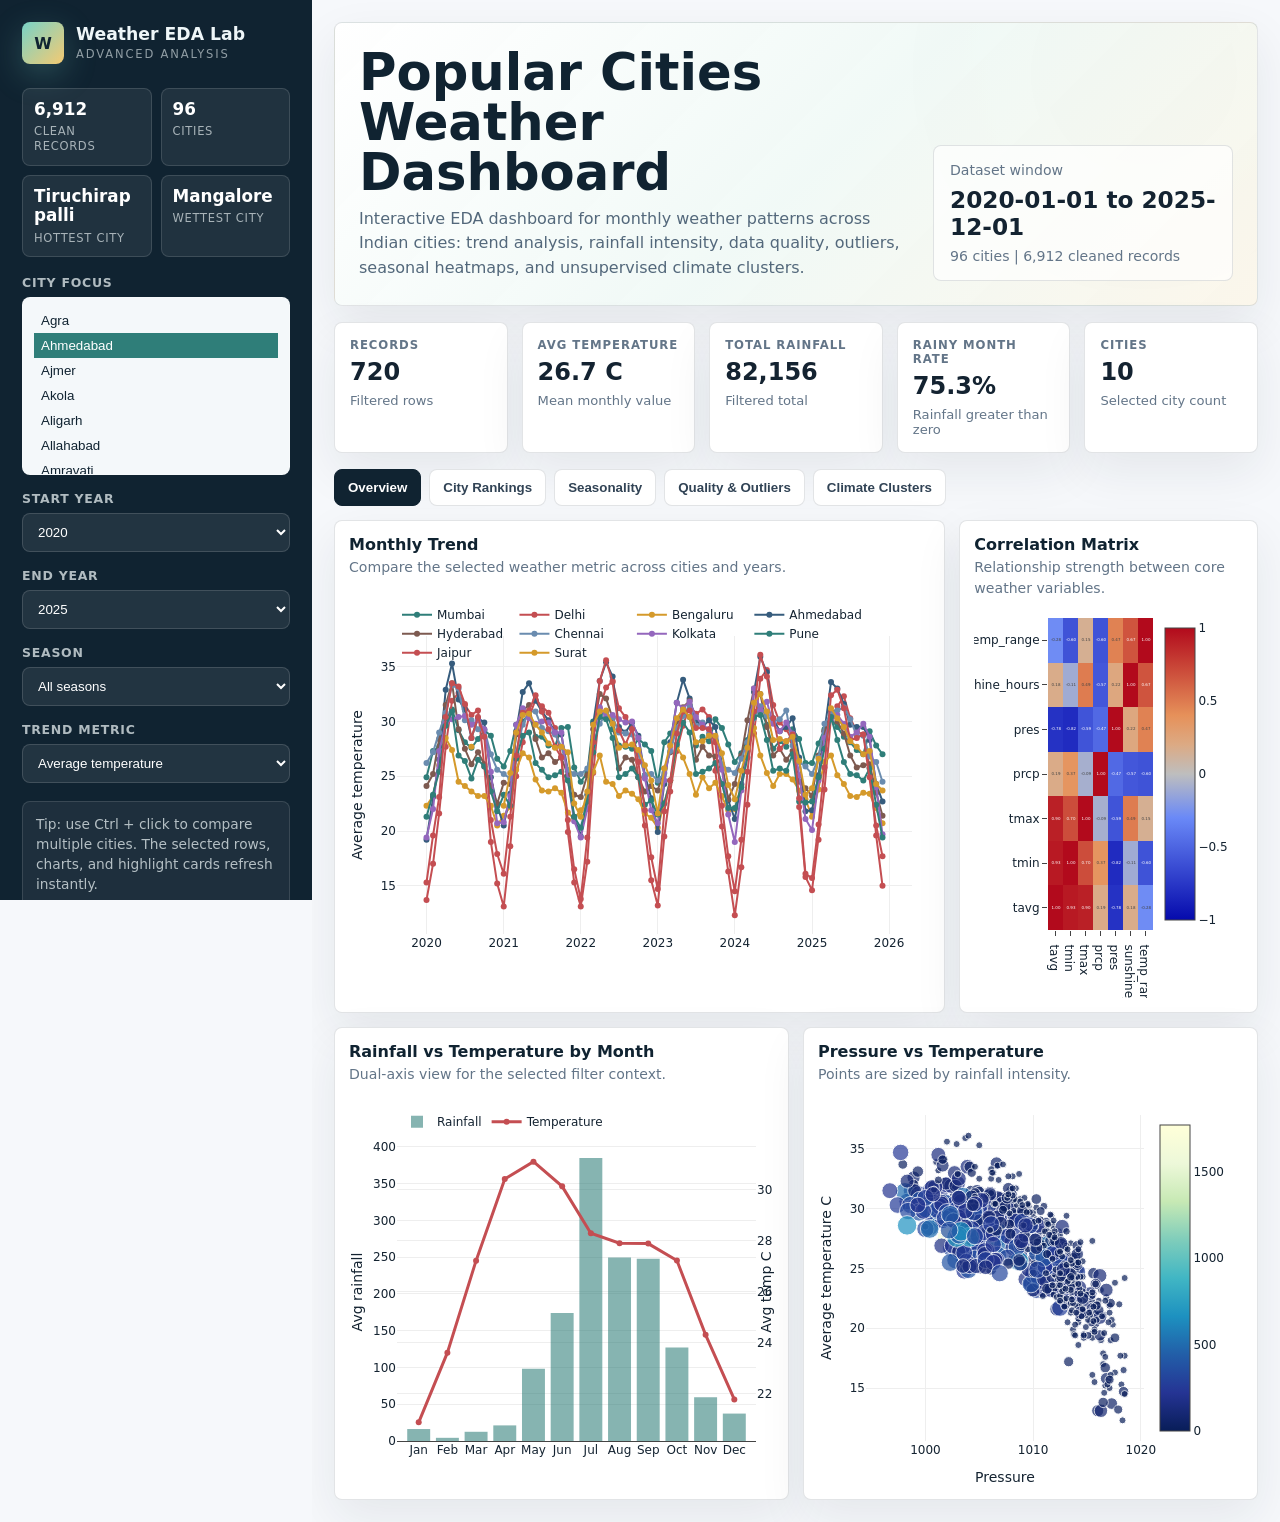
<file: docs/index.html>
<!doctype html>
<html lang="en">
<head>
  <meta charset="utf-8" />
  <meta name="viewport" content="width=device-width, initial-scale=1" />
  <title>Weather EDA Dashboard</title>
  <link rel="stylesheet" href="assets/styles.css" />
</head>
<body>
  <div class="app">
    <aside>
      <div class="brand">
        <div class="mark">W</div>
        <div>
          <h2>Weather EDA Lab</h2>
          <p>advanced analysis</p>
        </div>
      </div>
      <div class="side-highlights">
        <div class="side-card"><strong id="hRecords">-</strong><span>clean records</span></div>
        <div class="side-card"><strong id="hCities">-</strong><span>cities</span></div>
        <div class="side-card"><strong id="hHot">-</strong><span>hottest city</span></div>
        <div class="side-card"><strong id="hWet">-</strong><span>wettest city</span></div>
      </div>
      <label for="cityFilter">City Focus</label>
      <select id="cityFilter" multiple size="10"></select>
      <label for="yearStart">Start Year</label>
      <select id="yearStart"></select>
      <label for="yearEnd">End Year</label>
      <select id="yearEnd"></select>
      <label for="seasonFilter">Season</label>
      <select id="seasonFilter">
        <option value="All">All seasons</option>
        <option value="Winter">Winter</option>
        <option value="Pre-monsoon">Pre-monsoon</option>
        <option value="Monsoon">Monsoon</option>
        <option value="Post-monsoon">Post-monsoon</option>
      </select>
      <label for="metricFilter">Trend Metric</label>
      <select id="metricFilter">
        <option value="tavg">Average temperature</option>
        <option value="tmax">Maximum temperature</option>
        <option value="tmin">Minimum temperature</option>
        <option value="prcp">Rainfall</option>
        <option value="pres">Pressure</option>
        <option value="sunshine_hours">Sunshine hours</option>
        <option value="temp_range">Temperature range</option>
      </select>
      <div class="hint">Tip: use Ctrl + click to compare multiple cities. The selected rows, charts, and highlight cards refresh instantly.</div>
    </aside>
    <main>
      <section class="hero">
        <div>
          <h1>Popular Cities Weather Dashboard</h1>
          <p>Interactive EDA dashboard for monthly weather patterns across Indian cities: trend analysis, rainfall intensity, data quality, outliers, seasonal heatmaps, and unsupervised climate clusters.</p>
        </div>
        <div class="hero-stat">
          <span>Dataset window</span>
          <strong id="datasetWindow">-</strong>
          <span id="datasetSummary">-</span>
        </div>
      </section>
      <section class="metrics">
        <div class="metric"><div class="label">Records</div><div class="value" id="mRecords">-</div><div class="note">Filtered rows</div></div>
        <div class="metric"><div class="label">Avg Temperature</div><div class="value" id="mTemp">-</div><div class="note">Mean monthly value</div></div>
        <div class="metric"><div class="label">Total Rainfall</div><div class="value" id="mRain">-</div><div class="note">Filtered total</div></div>
        <div class="metric"><div class="label">Rainy Month Rate</div><div class="value" id="mRainy">-</div><div class="note">Rainfall greater than zero</div></div>
        <div class="metric"><div class="label">Cities</div><div class="value" id="mCities">-</div><div class="note">Selected city count</div></div>
      </section>
      <nav class="tabs">
        <button class="tab active" data-view="overview">Overview</button>
        <button class="tab" data-view="city">City Rankings</button>
        <button class="tab" data-view="season">Seasonality</button>
        <button class="tab" data-view="quality">Quality & Outliers</button>
        <button class="tab" data-view="cluster">Climate Clusters</button>
      </nav>
      <section id="overview" class="view active">
        <div class="grid">
          <div class="panel span-8"><h3>Monthly Trend</h3><p>Compare the selected weather metric across cities and years.</p><div id="trendChart" class="chart"></div></div>
          <div class="panel span-4"><h3>Correlation Matrix</h3><p>Relationship strength between core weather variables.</p><div id="corrChart" class="chart"></div></div>
          <div class="panel span-6"><h3>Rainfall vs Temperature by Month</h3><p>Dual-axis view for the selected filter context.</p><div id="monthChart" class="chart"></div></div>
          <div class="panel span-6"><h3>Pressure vs Temperature</h3><p>Points are sized by rainfall intensity.</p><div id="scatterChart" class="chart"></div></div>
        </div>
      </section>
      <section id="city" class="view">
        <div class="grid">
          <div class="panel span-7"><h3>City Ranking</h3><p>Rank selected cities by key climate metrics.</p><select id="rankMetric" class="rank-select"><option value="avg_temp">Average temperature</option><option value="max_temp">Maximum temperature</option><option value="total_rain">Total rainfall</option><option value="avg_rain">Average rainfall</option><option value="rainy_rate">Rainy month rate</option><option value="avg_sunshine">Average sunshine</option></select><div id="rankChart" class="chart"></div></div>
          <div class="panel span-5"><h3>City Summary Table</h3><p>Clean summary for portfolio reporting.</p><div id="cityTable"></div></div>
        </div>
      </section>
      <section id="season" class="view">
        <div class="grid">
          <div class="panel span-6"><h3>Temperature by Season</h3><p>Box plot showing seasonal spread.</p><div id="seasonTempChart" class="chart"></div></div>
          <div class="panel span-6"><h3>Rainfall by Season</h3><p>Distribution of precipitation by season.</p><div id="seasonRainChart" class="chart"></div></div>
          <div class="panel span-12"><h3>Monthly Rainfall Heatmap</h3><p>Top wettest cities in the current selection.</p><div id="heatmapChart" class="chart tall"></div></div>
        </div>
      </section>
      <section id="quality" class="view">
        <div class="grid">
          <div class="panel span-5"><h3>Missing Values</h3><p>Completeness profile after filters.</p><div id="missingChart" class="chart"></div></div>
          <div class="panel span-7"><h3>Extreme Rainfall Events</h3><p>Largest precipitation records in the selected data.</p><div id="outlierTable"></div></div>
        </div>
      </section>
      <section id="cluster" class="view">
        <div class="grid">
          <div class="panel span-8"><h3>Climate Cluster Map</h3><p>KMeans clusters projected into two dimensions with PCA.</p><div id="clusterChart" class="chart"></div></div>
          <div class="panel span-4"><h3>Automated Insights</h3><p>Key observations from the full dataset.</p><div id="insights"></div></div>
        </div>
      </section>
    </main>
  </div>
  <script src="https://cdn.plot.ly/plotly-2.35.2.min.js"></script>
  <script src="assets/dashboard-data.js"></script>
  <script src="assets/dashboard-app.js"></script>
</body>
</html>
</file>
<file: docs/assets/styles.css>
/* GitHub Pages friendly dashboard styles */
:root{--bg:#f6f8fb;--panel:#fff;--ink:#142331;--muted:#637588;--line:rgba(20,35,49,.12);--teal:#2f7e79;--red:#c44e52;--gold:#d59a2b;--shadow:0 18px 48px rgba(20,35,49,.08)}*{box-sizing:border-box}body{margin:0;background:var(--bg);color:var(--ink);font-family:Inter,ui-sans-serif,system-ui,-apple-system,BlinkMacSystemFont,"Segoe UI",sans-serif;letter-spacing:0}.app{display:grid;grid-template-columns:312px minmax(0,1fr);min-height:100vh}aside{position:sticky;top:0;height:100vh;padding:22px;background:#102331;color:#eef6f8;overflow-y:auto}.brand{display:flex;align-items:center;gap:12px;margin-bottom:24px}.mark{width:42px;height:42px;border-radius:8px;display:grid;place-items:center;background:linear-gradient(135deg,#78d2c7,#f4ca72);color:#102331;font-weight:900;box-shadow:0 10px 32px rgba(120,210,199,.25)}.brand h2{margin:0;font-size:1.08rem;line-height:1.1}.brand p{margin:3px 0 0;font-size:.72rem;color:rgba(238,246,248,.58);text-transform:uppercase;letter-spacing:.16em}.side-highlights{display:grid;grid-template-columns:1fr 1fr;gap:9px;margin:0 0 18px}.side-card{border:1px solid rgba(255,255,255,.13);border-radius:8px;background:rgba(255,255,255,.07);padding:11px;min-height:78px}.side-card strong{display:block;color:#fff;font-size:1.05rem;line-height:1.15;overflow-wrap:anywhere}.side-card span{display:block;margin-top:5px;color:rgba(238,246,248,.66);font-size:.72rem;line-height:1.25;text-transform:uppercase;letter-spacing:.06em}label{display:block;margin:16px 0 7px;color:rgba(238,246,248,.72);font-size:.78rem;font-weight:700;text-transform:uppercase;letter-spacing:.06em}select,input{width:100%;border:1px solid rgba(255,255,255,.14);border-radius:8px;background:rgba(255,255,255,.08);color:#fff;padding:10px 11px;outline:none}select:focus,input:focus{border-color:rgba(120,210,199,.75);box-shadow:0 0 0 3px rgba(120,210,199,.14)}#cityFilter{height:178px;background:#f4f8fa;color:#102331;border-color:rgba(255,255,255,.22);line-height:1.35}#cityFilter option{color:#102331;background:#f4f8fa;padding:5px 7px}#cityFilter option:checked{background:linear-gradient(0deg,#2f7e79,#2f7e79);color:#fff}option{color:#142331}.hint{margin-top:18px;padding:13px;border-radius:8px;border:1px solid rgba(255,255,255,.12);background:rgba(255,255,255,.06);color:rgba(238,246,248,.72);font-size:.86rem;line-height:1.45}main{min-width:0;padding:22px;overflow-x:hidden}.hero{min-height:174px;border:1px solid var(--line);border-radius:8px;background:linear-gradient(135deg,rgba(255,255,255,.96),rgba(240,249,246,.94) 52%,rgba(251,246,234,.96)),radial-gradient(circle at 88% 18%,rgba(47,126,121,.18),transparent 34%);box-shadow:var(--shadow);padding:24px;display:grid;grid-template-columns:minmax(0,1fr) 300px;gap:18px;align-items:end}.hero h1{margin:0 0 9px;font-size:clamp(2rem,4vw,3.3rem);line-height:.98;letter-spacing:0;color:#102331}.hero p{margin:0;max-width:850px;color:#53687b;line-height:1.55;font-size:1rem}.hero-stat{display:grid;gap:8px;padding:16px;background:rgba(255,255,255,.68);border:1px solid var(--line);border-radius:8px}.hero-stat strong{font-size:1.45rem}.hero-stat span{color:var(--muted);font-size:.88rem}.metrics{display:grid;grid-template-columns:repeat(5,minmax(0,1fr));gap:14px;margin:16px 0}.metric,.panel{border:1px solid var(--line);border-radius:8px;background:var(--panel);box-shadow:var(--shadow)}.metric{padding:15px;min-height:104px;overflow:hidden}.metric .label{margin:0 0 7px;color:var(--muted);font-size:.73rem;font-weight:800;text-transform:uppercase;letter-spacing:.08em}.metric .value{font-size:1.5rem;font-weight:900;line-height:1.1}.metric .note{margin-top:8px;color:var(--muted);font-size:.82rem}.tabs{display:flex;flex-wrap:wrap;gap:8px;margin:8px 0 14px}.tab{border:1px solid var(--line);border-radius:8px;background:#fff;color:#314355;padding:10px 13px;font-weight:800;cursor:pointer}.tab.active{background:#102331;color:#fff;border-color:#102331}.grid{display:grid;grid-template-columns:repeat(12,minmax(0,1fr));gap:14px}.panel{padding:14px;min-height:260px;overflow:hidden;min-width:0}.span-4{grid-column:span 4}.span-5{grid-column:span 5}.span-6{grid-column:span 6}.span-7{grid-column:span 7}.span-8{grid-column:span 8}.span-12{grid-column:span 12}.panel h3{margin:0 0 3px;font-size:1rem;color:#102331}.panel p{margin:0 0 10px;color:var(--muted);font-size:.88rem;line-height:1.45}.chart{width:100%;height:390px;min-width:0;overflow:hidden}.tall{height:620px}.table-scroll{width:100%;max-width:100%;overflow:auto;border:1px solid var(--line);border-radius:8px;background:#fff}table{width:100%;border-collapse:collapse;font-size:.86rem;table-layout:auto}th,td{padding:9px 8px;border-bottom:1px solid var(--line);text-align:left;white-space:nowrap;max-width:170px;overflow:hidden;text-overflow:ellipsis}th{color:#526579;font-size:.72rem;text-transform:uppercase;letter-spacing:.06em}.view{display:none}.view.active{display:block}.rank-select{border-color:var(--line);background:#fff;color:#142331;width:min(320px,100%);margin-bottom:10px}@media(max-width:1050px){.app{grid-template-columns:1fr}aside{position:relative;height:auto}.hero{grid-template-columns:1fr}.metrics{grid-template-columns:repeat(2,minmax(0,1fr))}.span-4,.span-5,.span-6,.span-7,.span-8,.span-12{grid-column:span 12}}@media(max-width:620px){main{padding:14px}.metrics{grid-template-columns:1fr}.chart{height:340px}}
</file>
